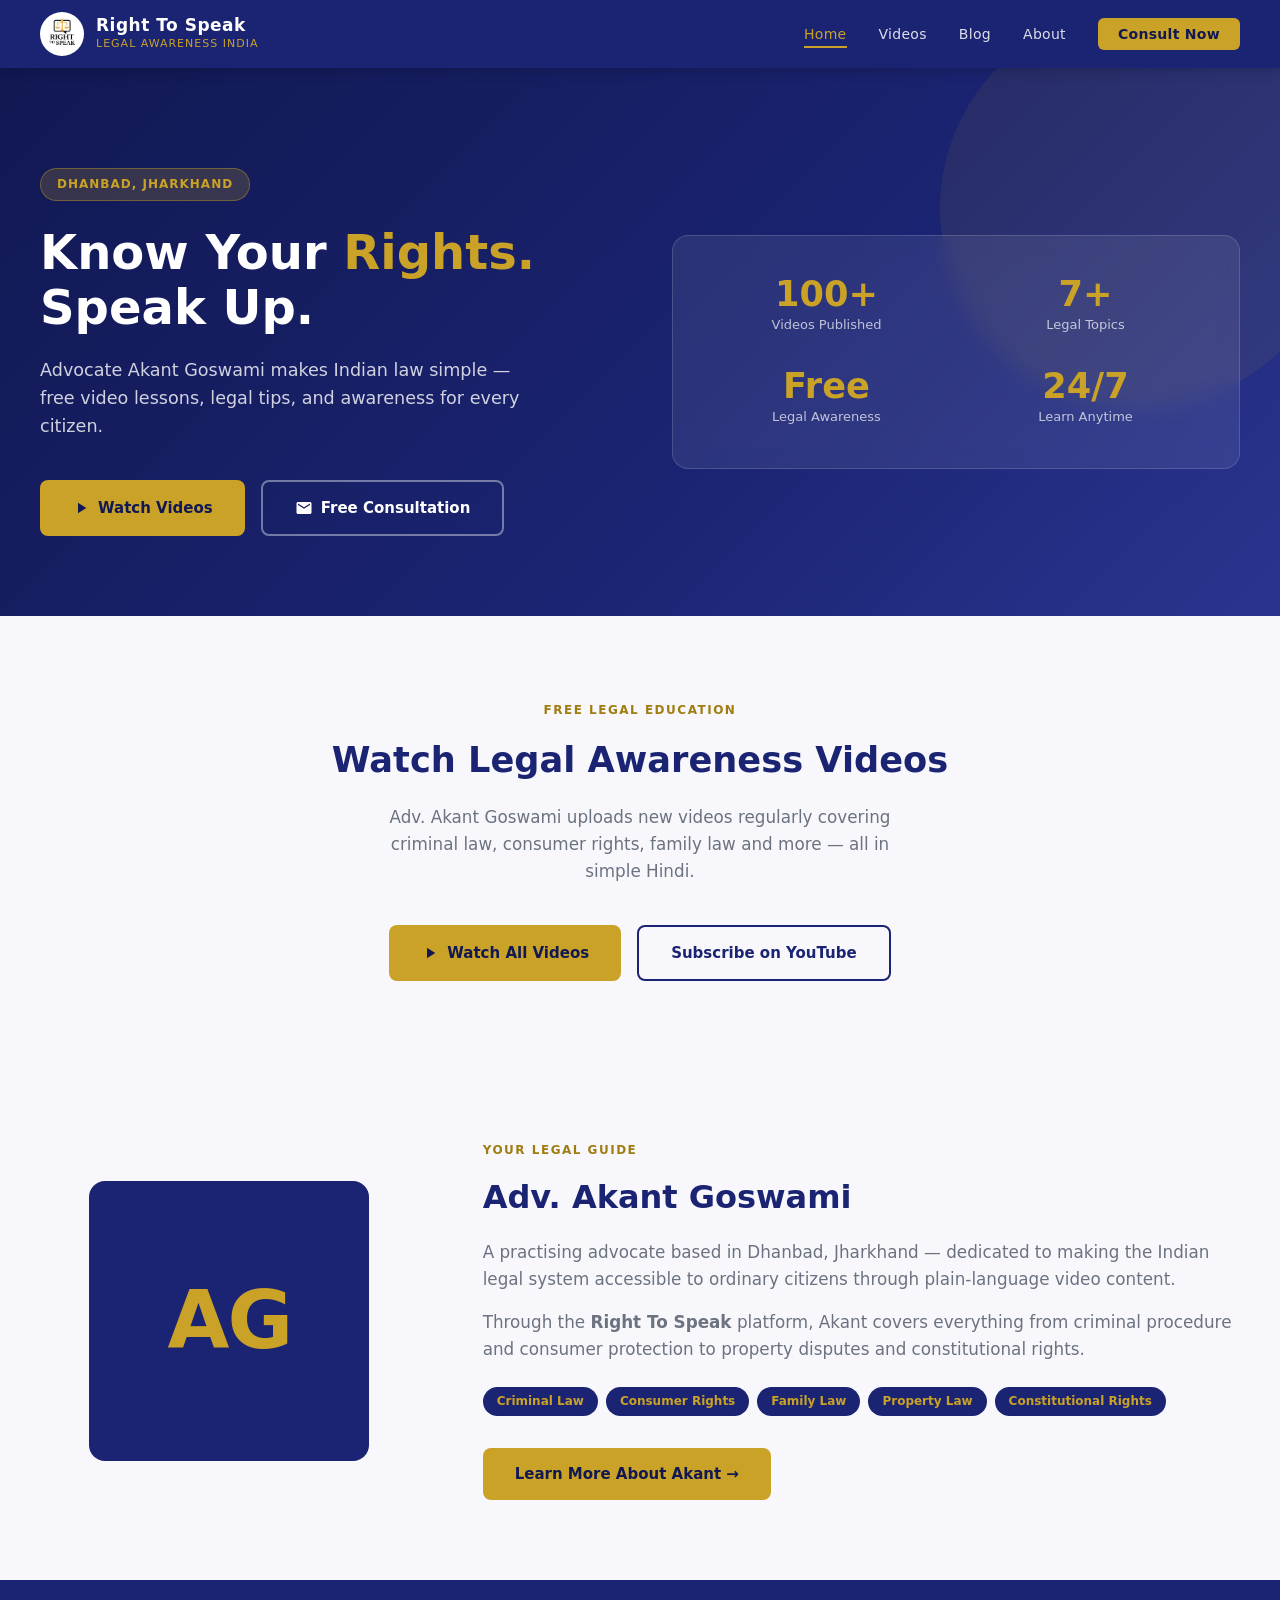
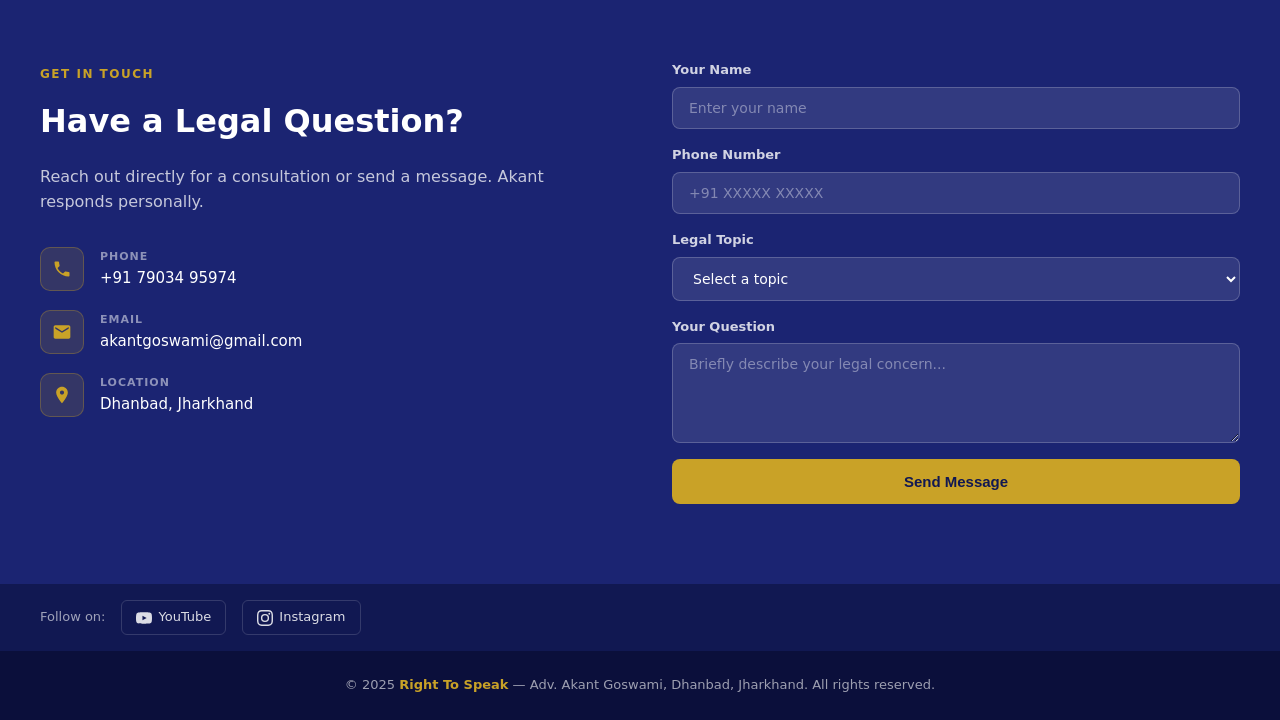
<file: index.html>
<!DOCTYPE html>
<html lang="en">
<head>
  <meta charset="UTF-8">
  <meta name="viewport" content="width=device-width, initial-scale=1.0">
  <title>Right To Speak — Adv. Akant Goswami | Legal Awareness India</title>
  <meta name="description" content="Legal awareness platform by Advocate Akant Goswami, Dhanbad. Know your rights. Watch free legal videos in Hindi.">
  <link rel="icon" href="assets/logo.png" type="image/png">
  <link rel="stylesheet" href="css/style.css">
</head>
<body>

  <!-- NAV -->
  <nav>
    <div class="nav-inner">
      <a href="index.html" class="nav-logo">
        <img src="assets/logo.png" alt="Right To Speak Logo" onerror="this.style.display='none'">
        <div class="nav-logo-text">
          <span class="brand">Right To Speak</span>
          <span class="tagline">Legal Awareness India</span>
        </div>
      </a>
      <ul class="nav-links">
        <li><a href="index.html" class="active">Home</a></li>
        <li><a href="videos.html">Videos</a></li>
        <li><a href="blog.html">Blog</a></li>
        <li><a href="about.html">About</a></li>
        <li><a href="contact.html" class="nav-cta">Consult Now</a></li>
      </ul>
      <div class="hamburger" aria-label="Menu">
        <span></span><span></span><span></span>
      </div>
    </div>
  </nav>

  <!-- HERO -->
  <section class="hero">
    <div class="hero-inner">
      <div class="hero-text">
        <div class="hero-badge">Dhanbad, Jharkhand</div>
        <h1>Know Your <span>Rights.</span><br>Speak Up.</h1>
        <p>Advocate Akant Goswami makes Indian law simple — free video lessons, legal tips, and awareness for every citizen.</p>
        <div class="hero-buttons">
          <a href="videos.html" class="btn-primary">
            <svg width="18" height="18" viewBox="0 0 24 24" fill="currentColor"><path d="M8 5v14l11-7z"/></svg>
            Watch Videos
          </a>
          <a href="contact.html" class="btn-outline">
            <svg width="18" height="18" viewBox="0 0 24 24" fill="currentColor"><path d="M20 4H4c-1.1 0-2 .9-2 2v12c0 1.1.9 2 2 2h16c1.1 0 2-.9 2-2V6c0-1.1-.9-2-2-2zm0 4l-8 5-8-5V6l8 5 8-5v2z"/></svg>
            Free Consultation
          </a>
        </div>
      </div>
      <div class="hero-stats">
        <div class="stat-item">
          <div class="stat-number">100+</div>
          <div class="stat-label">Videos Published</div>
        </div>
        <div class="stat-item">
          <div class="stat-number">7+</div>
          <div class="stat-label">Legal Topics</div>
        </div>
        <div class="stat-item">
          <div class="stat-number">Free</div>
          <div class="stat-label">Legal Awareness</div>
        </div>
        <div class="stat-item">
          <div class="stat-number">24/7</div>
          <div class="stat-label">Learn Anytime</div>
        </div>
      </div>
    </div>
  </section>

  <!-- VIDEOS TEASER -->
  <section style="background:var(--off-white);">
    <div class="section-inner" style="text-align:center;">
      <span class="section-eyebrow">Free Legal Education</span>
      <h2 style="color:var(--navy);font-size:2.2rem;font-weight:800;margin-bottom:1rem;">Watch Legal Awareness Videos</h2>
      <p style="color:var(--text-muted);max-width:520px;margin:0 auto 2.5rem;font-size:1.05rem;">Adv. Akant Goswami uploads new videos regularly covering criminal law, consumer rights, family law and more — all in simple Hindi.</p>
      <div style="display:flex;gap:1rem;justify-content:center;flex-wrap:wrap;">
        <a href="videos.html" class="btn-primary">
          <svg width="18" height="18" viewBox="0 0 24 24" fill="currentColor"><path d="M8 5v14l11-7z"/></svg>
          Watch All Videos
        </a>
        <a href="https://youtube.com/@righttospeak-m8m" target="_blank" class="btn-outline" style="border-color:var(--navy);color:var(--navy);">Subscribe on YouTube</a>
      </div>
    </div>
  </section>

  <!-- ABOUT STRIP -->
  <div class="about-strip">
    <div class="about-inner">
      <div>
        <div class="about-avatar">AG</div>
      </div>
      <div class="about-content">
        <div class="eyebrow">Your Legal Guide</div>
        <h2>Adv. Akant Goswami</h2>
        <p>A practising advocate based in Dhanbad, Jharkhand — dedicated to making the Indian legal system accessible to ordinary citizens through plain-language video content.</p>
        <p>Through the <strong>Right To Speak</strong> platform, Akant covers everything from criminal procedure and consumer protection to property disputes and constitutional rights.</p>
        <div class="about-tags">
          <span class="tag">Criminal Law</span>
          <span class="tag">Consumer Rights</span>
          <span class="tag">Family Law</span>
          <span class="tag">Property Law</span>
          <span class="tag">Constitutional Rights</span>
        </div>
        <a href="about.html" class="btn-primary">Learn More About Akant →</a>
      </div>
    </div>
  </div>

  <!-- CONTACT -->
  <section class="contact-section">
    <div class="contact-inner">
      <div class="contact-info">
        <span class="section-eyebrow">Get In Touch</span>
        <h2>Have a Legal Question?</h2>
        <p>Reach out directly for a consultation or send a message. Akant responds personally.</p>
        <div class="contact-items">
          <div class="contact-item">
            <div class="contact-icon">
              <svg viewBox="0 0 24 24"><path d="M6.6 10.8c1.4 2.8 3.8 5.1 6.6 6.6l2.2-2.2c.3-.3.7-.4 1-.2 1.1.4 2.3.6 3.6.6.6 0 1 .4 1 1V20c0 .6-.4 1-1 1-9.4 0-17-7.6-17-17 0-.6.4-1 1-1h3.5c.6 0 1 .4 1 1 0 1.3.2 2.5.6 3.6.1.3 0 .7-.2 1L6.6 10.8z"/></svg>
            </div>
            <div class="contact-item-text">
              <div class="label">Phone</div>
              <div class="value"><a href="tel:+917903495974" style="color:inherit;">+91 79034 95974</a></div>
            </div>
          </div>
          <div class="contact-item">
            <div class="contact-icon">
              <svg viewBox="0 0 24 24"><path d="M20 4H4c-1.1 0-2 .9-2 2v12c0 1.1.9 2 2 2h16c1.1 0 2-.9 2-2V6c0-1.1-.9-2-2-2zm0 4l-8 5-8-5V6l8 5 8-5v2z"/></svg>
            </div>
            <div class="contact-item-text">
              <div class="label">Email</div>
              <div class="value"><a href="mailto:akantgoswami@gmail.com" style="color:inherit;">akantgoswami@gmail.com</a></div>
            </div>
          </div>
          <div class="contact-item">
            <div class="contact-icon">
              <svg viewBox="0 0 24 24"><path d="M12 2C8.13 2 5 5.13 5 9c0 5.25 7 13 7 13s7-7.75 7-13c0-3.87-3.13-7-7-7zm0 9.5c-1.38 0-2.5-1.12-2.5-2.5s1.12-2.5 2.5-2.5 2.5 1.12 2.5 2.5-1.12 2.5-2.5 2.5z"/></svg>
            </div>
            <div class="contact-item-text">
              <div class="label">Location</div>
              <div class="value">Dhanbad, Jharkhand</div>
            </div>
          </div>
        </div>
      </div>
      <form class="contact-form" id="contact-form">
        <div class="form-group">
          <label for="name">Your Name</label>
          <input type="text" id="name" placeholder="Enter your name" required>
        </div>
        <div class="form-group">
          <label for="phone">Phone Number</label>
          <input type="tel" id="phone" placeholder="+91 XXXXX XXXXX">
        </div>
        <div class="form-group">
          <label for="subject">Legal Topic</label>
          <select id="subject">
            <option value="">Select a topic</option>
            <option>Criminal Law</option>
            <option>Consumer Rights</option>
            <option>Family Law</option>
            <option>Property Dispute</option>
            <option>Constitutional Rights</option>
            <option>Other</option>
          </select>
        </div>
        <div class="form-group">
          <label for="message">Your Question</label>
          <textarea id="message" placeholder="Briefly describe your legal concern..." required></textarea>
        </div>
        <button type="submit" class="btn-submit">Send Message</button>
      </form>
    </div>
  </section>

  <!-- SOCIAL BAR -->
  <div class="social-bar">
    <div class="social-inner">
      <span>Follow on:</span>
      <a href="https://youtube.com/@righttospeak-m8m" target="_blank" class="social-link">
        <svg viewBox="0 0 24 24"><path d="M23.5 6.2a3 3 0 0 0-2.1-2.1C19.5 3.5 12 3.5 12 3.5s-7.5 0-9.4.6A3 3 0 0 0 .5 6.2C0 8.1 0 12 0 12s0 3.9.5 5.8a3 3 0 0 0 2.1 2.1c1.9.6 9.4.6 9.4.6s7.5 0 9.4-.6a3 3 0 0 0 2.1-2.1C24 15.9 24 12 24 12s0-3.9-.5-5.8zM9.7 15.5V8.5l6.3 3.5-6.3 3.5z"/></svg>
        YouTube
      </a>
      <a href="https://www.instagram.com/right_to_speak_india" target="_blank" class="social-link">
        <svg viewBox="0 0 24 24"><path d="M12 2.163c3.204 0 3.584.012 4.85.07 3.252.148 4.771 1.691 4.919 4.919.058 1.265.069 1.645.069 4.849 0 3.205-.012 3.584-.069 4.849-.149 3.225-1.664 4.771-4.919 4.919-1.266.058-1.644.07-4.85.07-3.204 0-3.584-.012-4.849-.07-3.26-.149-4.771-1.699-4.919-4.92-.058-1.265-.07-1.644-.07-4.849 0-3.204.013-3.583.07-4.849.149-3.227 1.664-4.771 4.919-4.919 1.266-.057 1.645-.069 4.849-.069zM12 0C8.741 0 8.333.014 7.053.072 2.695.272.273 2.69.073 7.052.014 8.333 0 8.741 0 12c0 3.259.014 3.668.072 4.948.2 4.358 2.618 6.78 6.98 6.98C8.333 23.986 8.741 24 12 24c3.259 0 3.668-.014 4.948-.072 4.354-.2 6.782-2.618 6.979-6.98.059-1.28.073-1.689.073-4.948 0-3.259-.014-3.667-.072-4.947-.196-4.354-2.617-6.78-6.979-6.98C15.668.014 15.259 0 12 0zm0 5.838a6.162 6.162 0 1 0 0 12.324 6.162 6.162 0 0 0 0-12.324zM12 16a4 4 0 1 1 0-8 4 4 0 0 1 0 8zm6.406-11.845a1.44 1.44 0 1 0 0 2.881 1.44 1.44 0 0 0 0-2.881z"/></svg>
        Instagram
      </a>
    </div>
  </div>

  <!-- FOOTER -->
  <footer>
    <p>&copy; 2025 <strong>Right To Speak</strong> — Adv. Akant Goswami, Dhanbad, Jharkhand. All rights reserved.</p>
  </footer>

  <script src="https://identity.netlify.com/v1/netlify-identity-widget.js"></script>
  <script>
    if (window.netlifyIdentity) {
      window.netlifyIdentity.on('init', function(user) {
        if (!user) {
          window.netlifyIdentity.on('login', function() {
            document.location.href = '/admin/';
          });
        }
      });
    }
  </script>
</body>
</html>
</file>
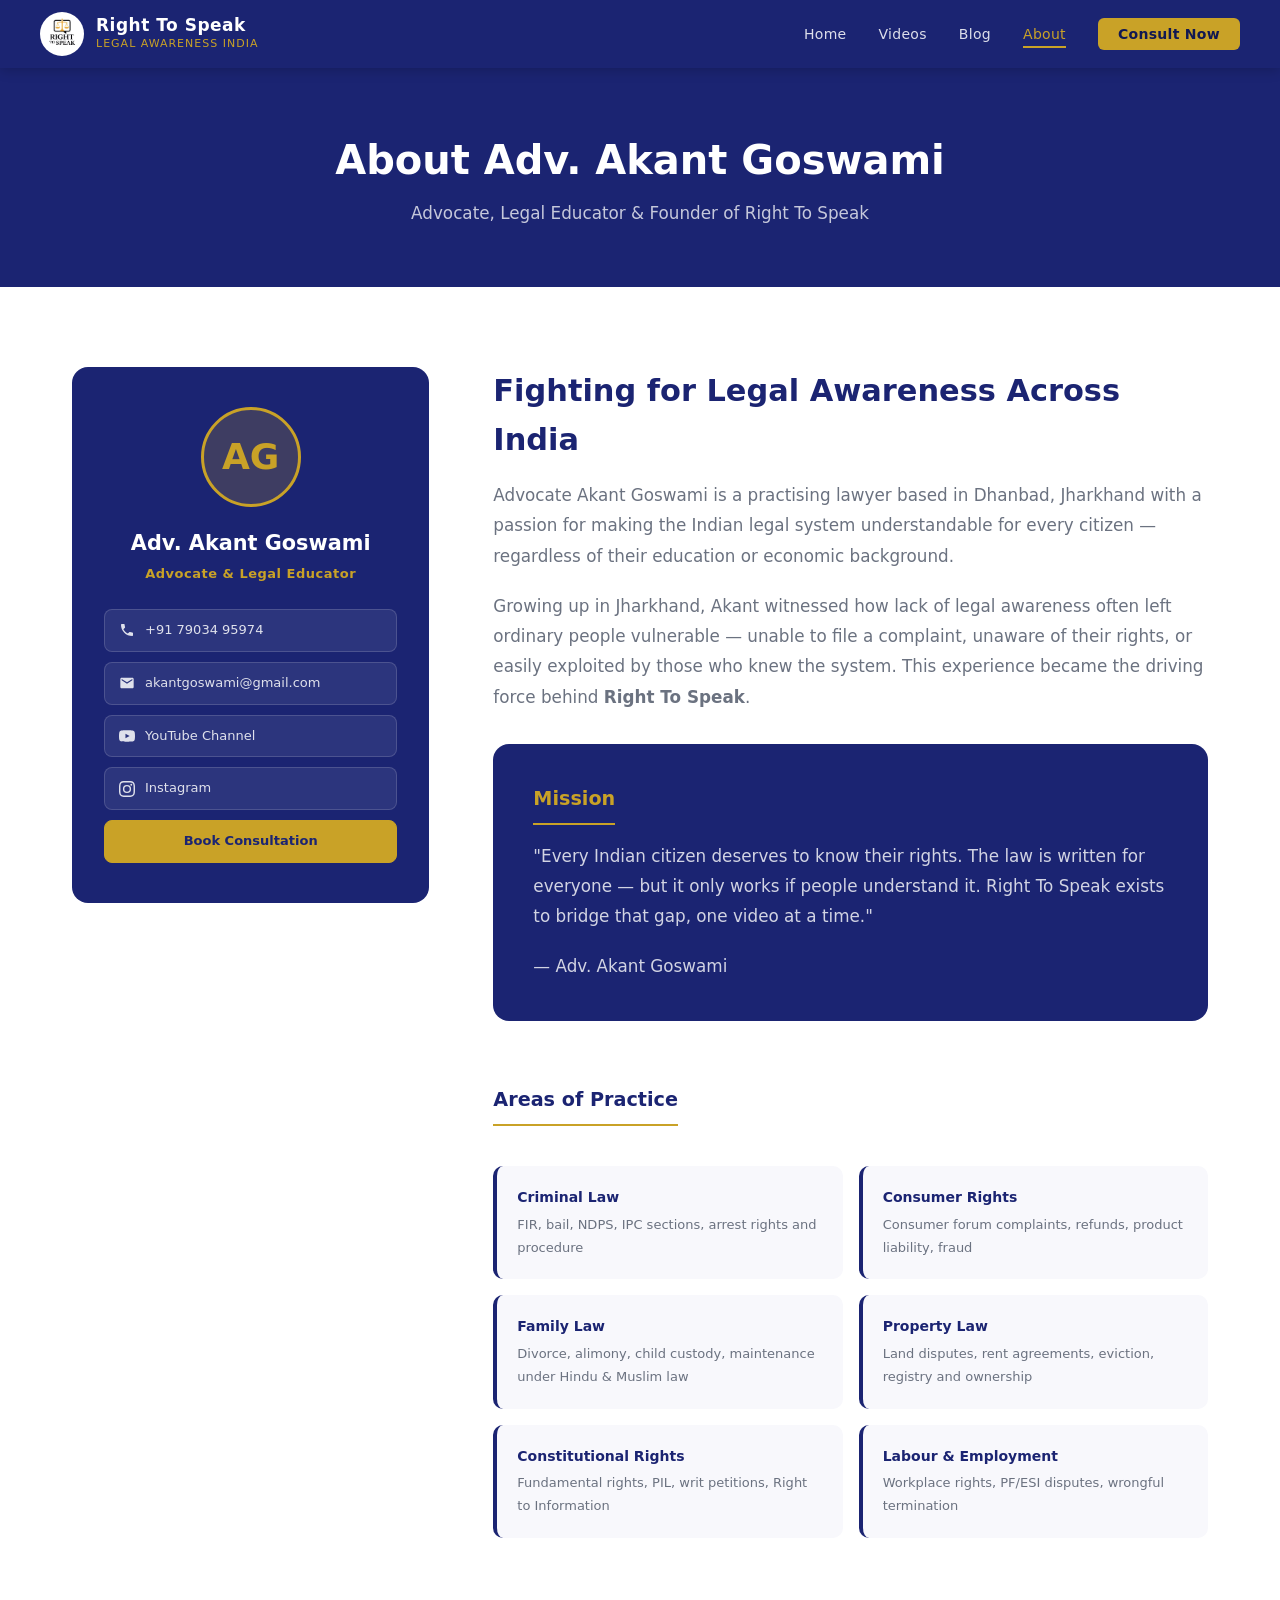
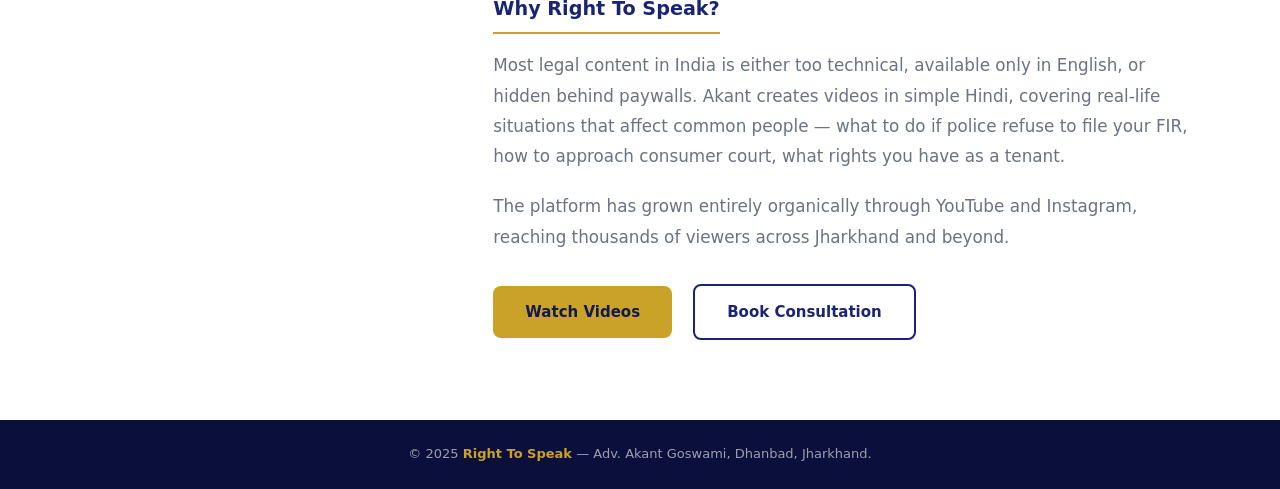
<file: about.html>
<!DOCTYPE html>
<html lang="en">
<head>
  <meta charset="UTF-8">
  <meta name="viewport" content="width=device-width, initial-scale=1.0">
  <title>About — Adv. Akant Goswami | Right To Speak</title>
  <link rel="icon" href="assets/logo.png" type="image/png">
  <link rel="stylesheet" href="css/style.css">
  <style>
    .about-page { max-width: 1200px; margin: 0 auto; padding: 80px 2rem; display: grid; grid-template-columns: 1fr 2fr; gap: 4rem; align-items: start; }
    .about-sidebar { position: sticky; top: 90px; }
    .profile-card { background: var(--navy); border-radius: 16px; padding: 2.5rem 2rem; text-align: center; color: var(--white); }
    .profile-initials { width: 100px; height: 100px; background: rgba(201,162,39,0.2); border: 3px solid var(--gold); border-radius: 50%; display: flex; align-items: center; justify-content: center; font-size: 36px; font-weight: 800; color: var(--gold); margin: 0 auto 1.25rem; }
    .profile-card h2 { font-size: 1.3rem; font-weight: 700; margin-bottom: 4px; }
    .profile-card .role { color: var(--gold); font-size: 13px; font-weight: 600; letter-spacing: 0.5px; margin-bottom: 1.5rem; }
    .profile-links { display: flex; flex-direction: column; gap: 10px; }
    .profile-link { display: flex; align-items: center; gap: 10px; background: rgba(255,255,255,0.08); border: 1px solid rgba(255,255,255,0.15); border-radius: 8px; padding: 10px 14px; color: rgba(255,255,255,0.85); font-size: 13px; transition: border-color 0.2s; }
    .profile-link:hover { border-color: var(--gold); color: var(--gold); }
    .profile-link svg { width: 16px; height: 16px; fill: currentColor; flex-shrink: 0; }

    .about-body h2 { font-size: 1.9rem; font-weight: 800; color: var(--navy); margin-bottom: 1rem; }
    .about-body p { color: var(--text-muted); font-size: 1.05rem; margin-bottom: 1.25rem; line-height: 1.8; }
    .about-body h3 { font-size: 1.2rem; font-weight: 700; color: var(--navy); margin: 2rem 0 1rem; padding-bottom: 8px; border-bottom: 2px solid var(--gold); display: inline-block; }

    .practice-grid { display: grid; grid-template-columns: 1fr 1fr; gap: 1rem; margin: 1.5rem 0; }
    .practice-item { background: var(--off-white); border-radius: 10px; padding: 1.25rem; border-left: 4px solid var(--navy); }
    .practice-item h4 { font-size: 14px; font-weight: 700; color: var(--navy); margin-bottom: 4px; }
    .practice-item p { font-size: 13px; color: var(--text-muted); margin: 0; }

    .mission-box { background: var(--navy); color: var(--white); border-radius: 16px; padding: 2.5rem; margin: 2rem 0; }
    .mission-box h3 { color: var(--gold); border-bottom-color: var(--gold); margin-top: 0; }
    .mission-box p { color: rgba(255,255,255,0.8); }

    @media (max-width: 768px) {
      .about-page { grid-template-columns: 1fr; }
      .about-sidebar { position: static; }
      .practice-grid { grid-template-columns: 1fr; }
    }
  </style>
</head>
<body>

  <nav>
    <div class="nav-inner">
      <a href="index.html" class="nav-logo">
        <img src="assets/logo.png" alt="Right To Speak Logo" onerror="this.style.display='none'">
        <div class="nav-logo-text">
          <span class="brand">Right To Speak</span>
          <span class="tagline">Legal Awareness India</span>
        </div>
      </a>
      <ul class="nav-links">
        <li><a href="index.html">Home</a></li>
        <li><a href="videos.html">Videos</a></li>
        <li><a href="blog.html">Blog</a></li>
        <li><a href="about.html" class="active">About</a></li>
        <li><a href="contact.html" class="nav-cta">Consult Now</a></li>
      </ul>
      <div class="hamburger"><span></span><span></span><span></span></div>
    </div>
  </nav>

  <div class="page-hero">
    <h1>About Adv. Akant Goswami</h1>
    <p>Advocate, Legal Educator &amp; Founder of Right To Speak</p>
  </div>

  <div class="about-page">
    <aside class="about-sidebar">
      <div class="profile-card">
        <div class="profile-initials">AG</div>
        <h2>Adv. Akant Goswami</h2>
        <div class="role">Advocate &amp; Legal Educator</div>
        <div class="profile-links">
          <a href="tel:+917903495974" class="profile-link">
            <svg viewBox="0 0 24 24"><path d="M6.6 10.8c1.4 2.8 3.8 5.1 6.6 6.6l2.2-2.2c.3-.3.7-.4 1-.2 1.1.4 2.3.6 3.6.6.6 0 1 .4 1 1V20c0 .6-.4 1-1 1-9.4 0-17-7.6-17-17 0-.6.4-1 1-1h3.5c.6 0 1 .4 1 1 0 1.3.2 2.5.6 3.6.1.3 0 .7-.2 1L6.6 10.8z"/></svg>
            +91 79034 95974
          </a>
          <a href="mailto:akantgoswami@gmail.com" class="profile-link">
            <svg viewBox="0 0 24 24"><path d="M20 4H4c-1.1 0-2 .9-2 2v12c0 1.1.9 2 2 2h16c1.1 0 2-.9 2-2V6c0-1.1-.9-2-2-2zm0 4l-8 5-8-5V6l8 5 8-5v2z"/></svg>
            akantgoswami@gmail.com
          </a>
          <a href="https://youtube.com/@righttospeak-m8m" target="_blank" class="profile-link">
            <svg viewBox="0 0 24 24"><path d="M23.5 6.2a3 3 0 0 0-2.1-2.1C19.5 3.5 12 3.5 12 3.5s-7.5 0-9.4.6A3 3 0 0 0 .5 6.2C0 8.1 0 12 0 12s0 3.9.5 5.8a3 3 0 0 0 2.1 2.1c1.9.6 9.4.6 9.4.6s7.5 0 9.4-.6a3 3 0 0 0 2.1-2.1C24 15.9 24 12 24 12s0-3.9-.5-5.8zM9.7 15.5V8.5l6.3 3.5-6.3 3.5z"/></svg>
            YouTube Channel
          </a>
          <a href="https://www.instagram.com/right_to_speak_india" target="_blank" class="profile-link">
            <svg viewBox="0 0 24 24"><path d="M12 2.163c3.204 0 3.584.012 4.85.07 3.252.148 4.771 1.691 4.919 4.919.058 1.265.069 1.645.069 4.849 0 3.205-.012 3.584-.069 4.849-.149 3.225-1.664 4.771-4.919 4.919-1.266.058-1.644.07-4.85.07-3.204 0-3.584-.012-4.849-.07-3.26-.149-4.771-1.699-4.919-4.92-.058-1.265-.07-1.644-.07-4.849 0-3.204.013-3.583.07-4.849.149-3.227 1.664-4.771 4.919-4.919 1.266-.057 1.645-.069 4.849-.069zM12 0C8.741 0 8.333.014 7.053.072 2.695.272.273 2.69.073 7.052.014 8.333 0 8.741 0 12c0 3.259.014 3.668.072 4.948.2 4.358 2.618 6.78 6.98 6.98C8.333 23.986 8.741 24 12 24c3.259 0 3.668-.014 4.948-.072 4.354-.2 6.782-2.618 6.979-6.98.059-1.28.073-1.689.073-4.948 0-3.259-.014-3.667-.072-4.947-.196-4.354-2.617-6.78-6.979-6.98C15.668.014 15.259 0 12 0zm0 5.838a6.162 6.162 0 1 0 0 12.324 6.162 6.162 0 0 0 0-12.324zM12 16a4 4 0 1 1 0-8 4 4 0 0 1 0 8zm6.406-11.845a1.44 1.44 0 1 0 0 2.881 1.44 1.44 0 0 0 0-2.881z"/></svg>
            Instagram
          </a>
          <a href="contact.html" class="profile-link" style="background:var(--gold);color:var(--navy);border-color:var(--gold);font-weight:700;justify-content:center;">
            Book Consultation
          </a>
        </div>
      </div>
    </aside>

    <div class="about-body">
      <h2>Fighting for Legal Awareness Across India</h2>
      <p>Advocate Akant Goswami is a practising lawyer based in Dhanbad, Jharkhand with a passion for making the Indian legal system understandable for every citizen — regardless of their education or economic background.</p>
      <p>Growing up in Jharkhand, Akant witnessed how lack of legal awareness often left ordinary people vulnerable — unable to file a complaint, unaware of their rights, or easily exploited by those who knew the system. This experience became the driving force behind <strong>Right To Speak</strong>.</p>

      <div class="mission-box">
        <h3>Mission</h3>
        <p>"Every Indian citizen deserves to know their rights. The law is written for everyone — but it only works if people understand it. Right To Speak exists to bridge that gap, one video at a time."</p>
        <p style="margin:0;">— Adv. Akant Goswami</p>
      </div>

      <h3>Areas of Practice</h3>
      <div class="practice-grid">
        <div class="practice-item">
          <h4>Criminal Law</h4>
          <p>FIR, bail, NDPS, IPC sections, arrest rights and procedure</p>
        </div>
        <div class="practice-item">
          <h4>Consumer Rights</h4>
          <p>Consumer forum complaints, refunds, product liability, fraud</p>
        </div>
        <div class="practice-item">
          <h4>Family Law</h4>
          <p>Divorce, alimony, child custody, maintenance under Hindu &amp; Muslim law</p>
        </div>
        <div class="practice-item">
          <h4>Property Law</h4>
          <p>Land disputes, rent agreements, eviction, registry and ownership</p>
        </div>
        <div class="practice-item">
          <h4>Constitutional Rights</h4>
          <p>Fundamental rights, PIL, writ petitions, Right to Information</p>
        </div>
        <div class="practice-item">
          <h4>Labour &amp; Employment</h4>
          <p>Workplace rights, PF/ESI disputes, wrongful termination</p>
        </div>
      </div>

      <h3>Why Right To Speak?</h3>
      <p>Most legal content in India is either too technical, available only in English, or hidden behind paywalls. Akant creates videos in simple Hindi, covering real-life situations that affect common people — what to do if police refuse to file your FIR, how to approach consumer court, what rights you have as a tenant.</p>
      <p>The platform has grown entirely organically through YouTube and Instagram, reaching thousands of viewers across Jharkhand and beyond.</p>

      <div style="margin-top:2rem;">
        <a href="videos.html" class="btn-primary" style="margin-right:1rem;">Watch Videos</a>
        <a href="contact.html" class="btn-outline" style="border-color:var(--navy);color:var(--navy);padding:14px 32px;border-radius:8px;font-weight:600;font-size:15px;display:inline-flex;align-items:center;gap:8px;">Book Consultation</a>
      </div>
    </div>
  </div>

  <footer>
    <p>&copy; 2025 <strong>Right To Speak</strong> — Adv. Akant Goswami, Dhanbad, Jharkhand.</p>
  </footer>

  <script src="js/main.js"></script>
</body>
</html>
</file>
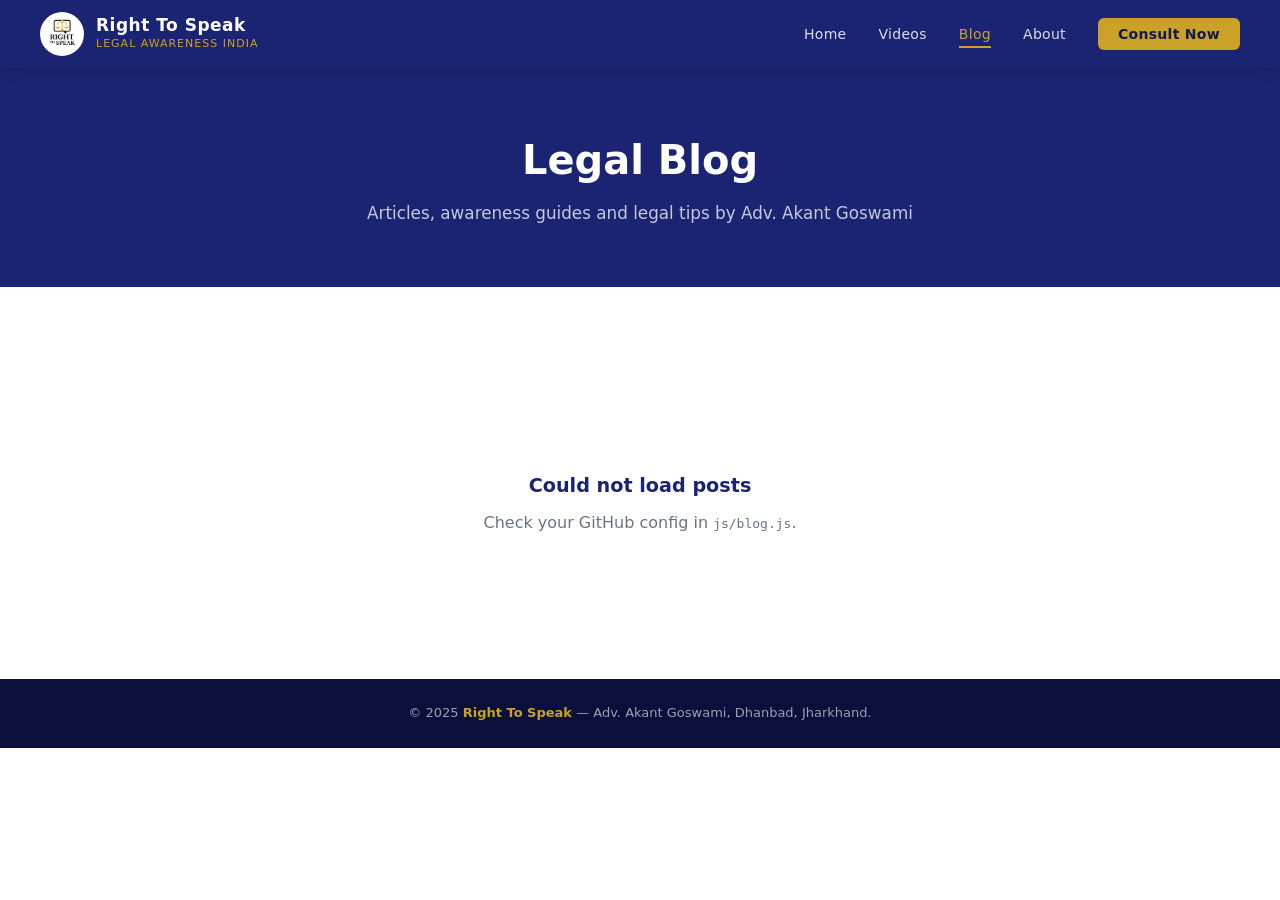
<file: blog-post.html>
<!DOCTYPE html>
<html lang="en">
<head>
  <meta charset="UTF-8">
  <meta name="viewport" content="width=device-width, initial-scale=1.0">
  <title>Blog — Right To Speak</title>
  <link rel="icon" href="assets/logo.png" type="image/png">
  <link rel="stylesheet" href="css/style.css">
  <style>
    .post-layout {
      max-width: 1200px;
      margin: 0 auto;
      padding: 60px 2rem;
      display: grid;
      grid-template-columns: 1fr 320px;
      gap: 3rem;
      align-items: start;
    }

    .post-article { min-width: 0; }

    .post-header { margin-bottom: 2rem; }

    .post-cat {
      display: inline-block;
      background: var(--navy);
      color: var(--gold);
      font-size: 11px;
      font-weight: 700;
      padding: 4px 12px;
      border-radius: 12px;
      letter-spacing: 0.5px;
      margin-bottom: 1rem;
    }

    .post-article h1 {
      font-size: 2.2rem;
      font-weight: 800;
      color: var(--navy);
      line-height: 1.25;
      margin-bottom: 1rem;
    }

    .post-byline {
      display: flex;
      align-items: center;
      gap: 12px;
      padding: 1rem 0;
      border-top: 1px solid var(--border);
      border-bottom: 1px solid var(--border);
      margin-bottom: 2rem;
    }

    .byline-avatar {
      width: 40px; height: 40px;
      border-radius: 50%;
      background: var(--navy);
      display: flex;
      align-items: center;
      justify-content: center;
      color: var(--gold);
      font-weight: 700;
      font-size: 14px;
      flex-shrink: 0;
    }

    .byline-text .name { font-size: 14px; font-weight: 600; color: var(--text-dark); }
    .byline-text .meta { font-size: 12px; color: var(--text-muted); }

    .post-cover {
      width: 100%;
      border-radius: 12px;
      margin-bottom: 2rem;
      object-fit: cover;
      max-height: 420px;
    }

    .post-body {
      font-size: 16.5px;
      line-height: 1.85;
      color: #2d2d3a;
    }

    .post-body h2 {
      font-size: 1.5rem;
      font-weight: 800;
      color: var(--navy);
      margin: 2.5rem 0 1rem;
      padding-bottom: 8px;
      border-bottom: 2px solid var(--gold);
      display: inline-block;
    }

    .post-body h3 {
      font-size: 1.15rem;
      font-weight: 700;
      color: var(--navy);
      margin: 2rem 0 0.75rem;
    }

    .post-body p { margin-bottom: 1.25rem; }

    .post-body ul, .post-body ol {
      padding-left: 1.5rem;
      margin-bottom: 1.25rem;
    }

    .post-body li { margin-bottom: 0.4rem; }

    .post-body strong { color: var(--text-dark); font-weight: 700; }

    .post-body blockquote {
      border-left: 4px solid var(--gold);
      padding: 0.75rem 1.25rem;
      background: var(--off-white);
      border-radius: 0 8px 8px 0;
      margin: 1.5rem 0;
      font-style: italic;
      color: var(--text-muted);
    }

    .post-body a { color: var(--navy); text-decoration: underline; }

    .post-sidebar { position: sticky; top: 90px; }

    .sidebar-card {
      background: var(--off-white);
      border: 1px solid var(--border);
      border-radius: 14px;
      padding: 1.5rem;
      margin-bottom: 1.5rem;
    }

    .sidebar-card h4 {
      font-size: 13px;
      font-weight: 700;
      color: var(--text-muted);
      text-transform: uppercase;
      letter-spacing: 1px;
      margin-bottom: 1rem;
    }

    .author-mini {
      display: flex;
      align-items: center;
      gap: 12px;
      margin-bottom: 1rem;
    }

    .author-mini-avatar {
      width: 48px; height: 48px;
      border-radius: 50%;
      background: var(--navy);
      display: flex;
      align-items: center;
      justify-content: center;
      color: var(--gold);
      font-weight: 700;
      font-size: 16px;
      flex-shrink: 0;
    }

    .author-mini-name { font-size: 14px; font-weight: 700; color: var(--text-dark); }
    .author-mini-role { font-size: 12px; color: var(--text-muted); }

    .sidebar-card p { font-size: 13px; color: var(--text-muted); line-height: 1.6; margin-bottom: 1rem; }

    .sidebar-consult {
      background: var(--navy);
      color: var(--white);
      border-radius: 14px;
      padding: 1.5rem;
      text-align: center;
    }

    .sidebar-consult h4 { color: var(--gold); font-size: 14px; letter-spacing: 0; text-transform: none; font-size: 16px; margin-bottom: 0.5rem; }
    .sidebar-consult p { color: rgba(255,255,255,0.75); font-size: 13px; margin-bottom: 1.25rem; }
    .sidebar-consult a {
      display: block;
      background: var(--gold);
      color: var(--navy-dark);
      padding: 11px;
      border-radius: 8px;
      font-weight: 700;
      font-size: 14px;
      margin-bottom: 8px;
      transition: background 0.2s;
    }
    .sidebar-consult a:hover { background: var(--gold-light); }
    .sidebar-consult .whatsapp {
      background: #25D366;
      color: #fff;
    }
    .sidebar-consult .whatsapp:hover { background: #20b859; }

    .back-link {
      display: inline-flex;
      align-items: center;
      gap: 6px;
      color: var(--text-muted);
      font-size: 14px;
      margin-bottom: 1.5rem;
      transition: color 0.2s;
    }
    .back-link:hover { color: var(--navy); }

    @media (max-width: 768px) {
      .post-layout { grid-template-columns: 1fr; padding: 40px 1.5rem; }
      .post-sidebar { position: static; }
      .post-article h1 { font-size: 1.6rem; }
    }
  </style>
</head>
<body>

  <nav>
    <div class="nav-inner">
      <a href="index.html" class="nav-logo">
        <img src="assets/logo.png" alt="Right To Speak Logo" onerror="this.style.display='none'">
        <div class="nav-logo-text">
          <span class="brand">Right To Speak</span>
          <span class="tagline">Legal Awareness India</span>
        </div>
      </a>
      <ul class="nav-links">
        <li><a href="index.html">Home</a></li>
        <li><a href="videos.html">Videos</a></li>
        <li><a href="blog.html" class="active">Blog</a></li>
        <li><a href="about.html">About</a></li>
        <li><a href="contact.html" class="nav-cta">Consult Now</a></li>
      </ul>
      <div class="hamburger"><span></span><span></span><span></span></div>
    </div>
  </nav>

  <div class="post-layout">
    <article class="post-article" id="post-article">
      <a href="blog.html" class="back-link">← Back to Blog</a>
      <div class="video-loading"><div class="spinner"></div><p>Loading article...</p></div>
    </article>
    <aside class="post-sidebar">
      <div class="sidebar-card">
        <h4>About the Author</h4>
        <div class="author-mini">
          <div class="author-mini-avatar">AG</div>
          <div>
            <div class="author-mini-name">Adv. Akant Goswami</div>
            <div class="author-mini-role">Advocate, Dhanbad</div>
          </div>
        </div>
        <p>Practising lawyer and legal educator. Founder of Right To Speak — making Indian law accessible to all.</p>
        <a href="about.html" style="color:var(--navy);font-size:13px;font-weight:600;">Read full bio →</a>
      </div>
      <div class="sidebar-consult">
        <h4>Need Legal Help?</h4>
        <p>Consult Adv. Akant Goswami directly for your case.</p>
        <a href="contact.html">Book Consultation</a>
        <a href="https://wa.me/917903495974" target="_blank" class="whatsapp">WhatsApp Now</a>
      </div>
    </aside>
  </div>

  <footer>
    <p>&copy; 2025 <strong>Right To Speak</strong> — Adv. Akant Goswami, Dhanbad, Jharkhand.</p>
  </footer>

  <script src="js/main.js"></script>
  <script src="js/blog.js"></script>
</body>
</html>
</file>
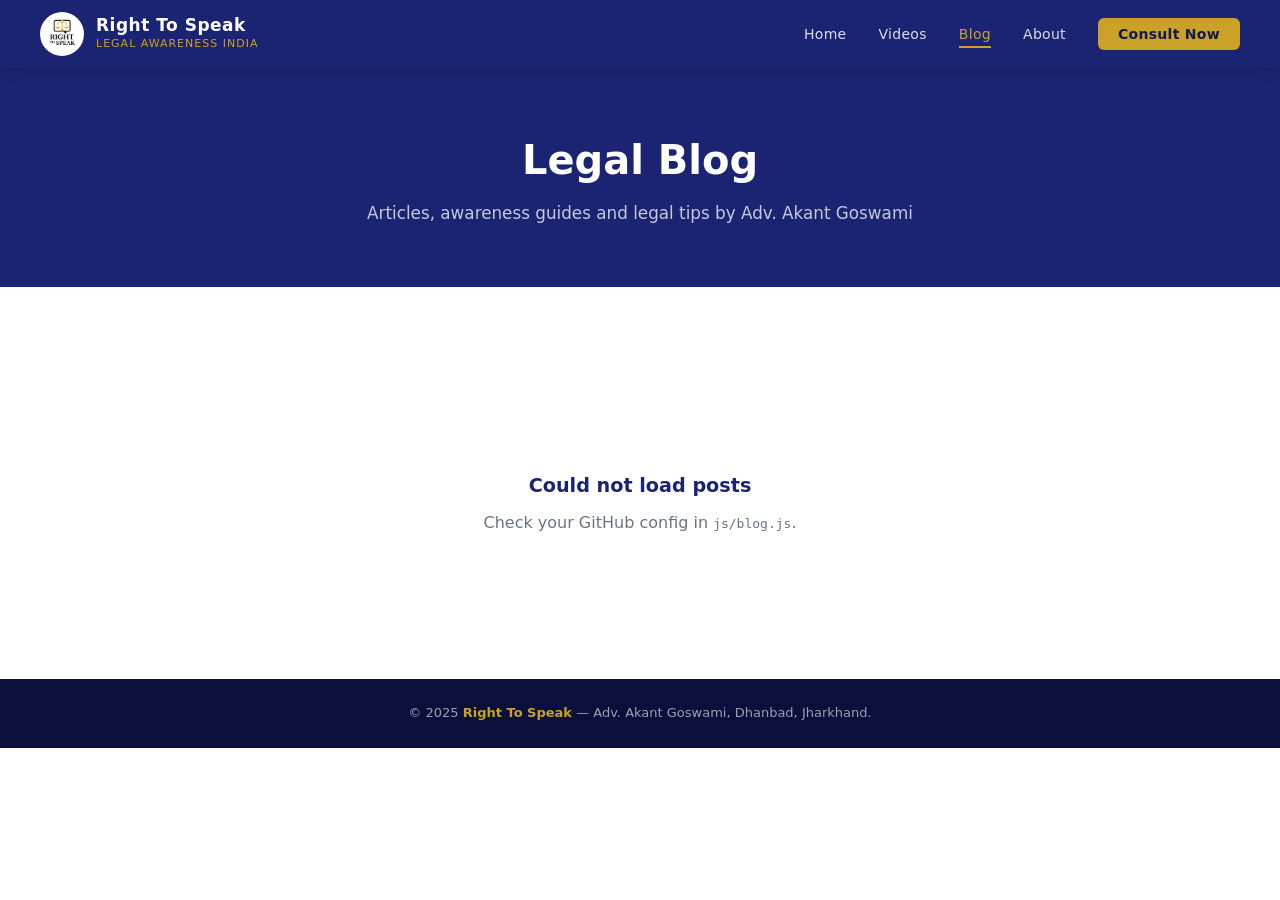
<file: blog.html>
<!DOCTYPE html>
<html lang="en">
<head>
  <meta charset="UTF-8">
  <meta name="viewport" content="width=device-width, initial-scale=1.0">
  <title>Blog — Right To Speak | Adv. Akant Goswami</title>
  <meta name="description" content="Legal articles and awareness posts by Advocate Akant Goswami, Dhanbad.">
  <link rel="icon" href="assets/logo.png" type="image/png">
  <link rel="stylesheet" href="css/style.css">
  <style>
    .blog-grid {
      display: grid;
      grid-template-columns: repeat(auto-fill, minmax(320px, 1fr));
      gap: 1.75rem;
    }

    .blog-card {
      background: var(--white);
      border: 1px solid var(--border);
      border-radius: 14px;
      overflow: hidden;
      transition: box-shadow 0.2s, transform 0.2s;
      cursor: pointer;
      display: flex;
      flex-direction: column;
    }

    .blog-card:hover {
      box-shadow: var(--shadow);
      transform: translateY(-3px);
    }

    .blog-card-img {
      width: 100%;
      height: 200px;
      object-fit: cover;
      background: var(--navy);
      display: flex;
      align-items: center;
      justify-content: center;
    }

    .blog-card-img-placeholder {
      width: 100%;
      height: 200px;
      background: linear-gradient(135deg, var(--navy) 0%, var(--navy-light) 100%);
      display: flex;
      align-items: center;
      justify-content: center;
    }

    .blog-card-img-placeholder span {
      color: rgba(255,255,255,0.15);
      font-size: 64px;
      font-weight: 800;
      letter-spacing: -2px;
    }

    .blog-card-body {
      padding: 1.25rem 1.4rem 1.5rem;
      flex: 1;
      display: flex;
      flex-direction: column;
    }

    .blog-meta {
      display: flex;
      align-items: center;
      gap: 10px;
      margin-bottom: 0.75rem;
    }

    .blog-cat {
      background: var(--navy);
      color: var(--gold);
      font-size: 11px;
      font-weight: 700;
      padding: 3px 10px;
      border-radius: 12px;
      letter-spacing: 0.3px;
    }

    .blog-date {
      font-size: 12px;
      color: var(--text-muted);
    }

    .blog-card h3 {
      font-size: 16px;
      font-weight: 700;
      color: var(--text-dark);
      line-height: 1.45;
      margin-bottom: 0.6rem;
    }

    .blog-card p {
      font-size: 13.5px;
      color: var(--text-muted);
      line-height: 1.6;
      flex: 1;
    }

    .blog-read-more {
      display: inline-flex;
      align-items: center;
      gap: 5px;
      color: var(--navy);
      font-size: 13px;
      font-weight: 700;
      margin-top: 1rem;
      transition: gap 0.2s;
    }

    .blog-card:hover .blog-read-more { gap: 10px; }

    .blog-empty {
      grid-column: 1/-1;
      text-align: center;
      padding: 4rem 2rem;
      color: var(--text-muted);
    }

    .blog-empty h3 { color: var(--navy); margin-bottom: 0.5rem; font-size: 1.2rem; }

    .filter-bar {
      display: flex;
      gap: 10px;
      flex-wrap: wrap;
      justify-content: center;
      margin-bottom: 2.5rem;
    }
  </style>
</head>
<body>

  <nav>
    <div class="nav-inner">
      <a href="index.html" class="nav-logo">
        <img src="assets/logo.png" alt="Right To Speak Logo" onerror="this.style.display='none'">
        <div class="nav-logo-text">
          <span class="brand">Right To Speak</span>
          <span class="tagline">Legal Awareness India</span>
        </div>
      </a>
      <ul class="nav-links">
        <li><a href="index.html">Home</a></li>
        <li><a href="videos.html">Videos</a></li>
        <li><a href="blog.html" class="active">Blog</a></li>
        <li><a href="about.html">About</a></li>
        <li><a href="contact.html" class="nav-cta">Consult Now</a></li>
      </ul>
      <div class="hamburger"><span></span><span></span><span></span></div>
    </div>
  </nav>

  <div class="page-hero">
    <h1>Legal Blog</h1>
    <p>Articles, awareness guides and legal tips by Adv. Akant Goswami</p>
  </div>

  <section>
    <div class="section-inner">
      <div class="filter-bar" id="filter-bar"></div>
      <div class="blog-grid" id="blog-grid">
        <div class="video-loading"><div class="spinner"></div><p>Loading posts...</p></div>
      </div>
    </div>
  </section>

  <footer>
    <p>&copy; 2025 <strong>Right To Speak</strong> — Adv. Akant Goswami, Dhanbad, Jharkhand.</p>
  </footer>

  <script src="js/main.js"></script>
  <script src="js/blog.js"></script>
</body>
</html>
</file>
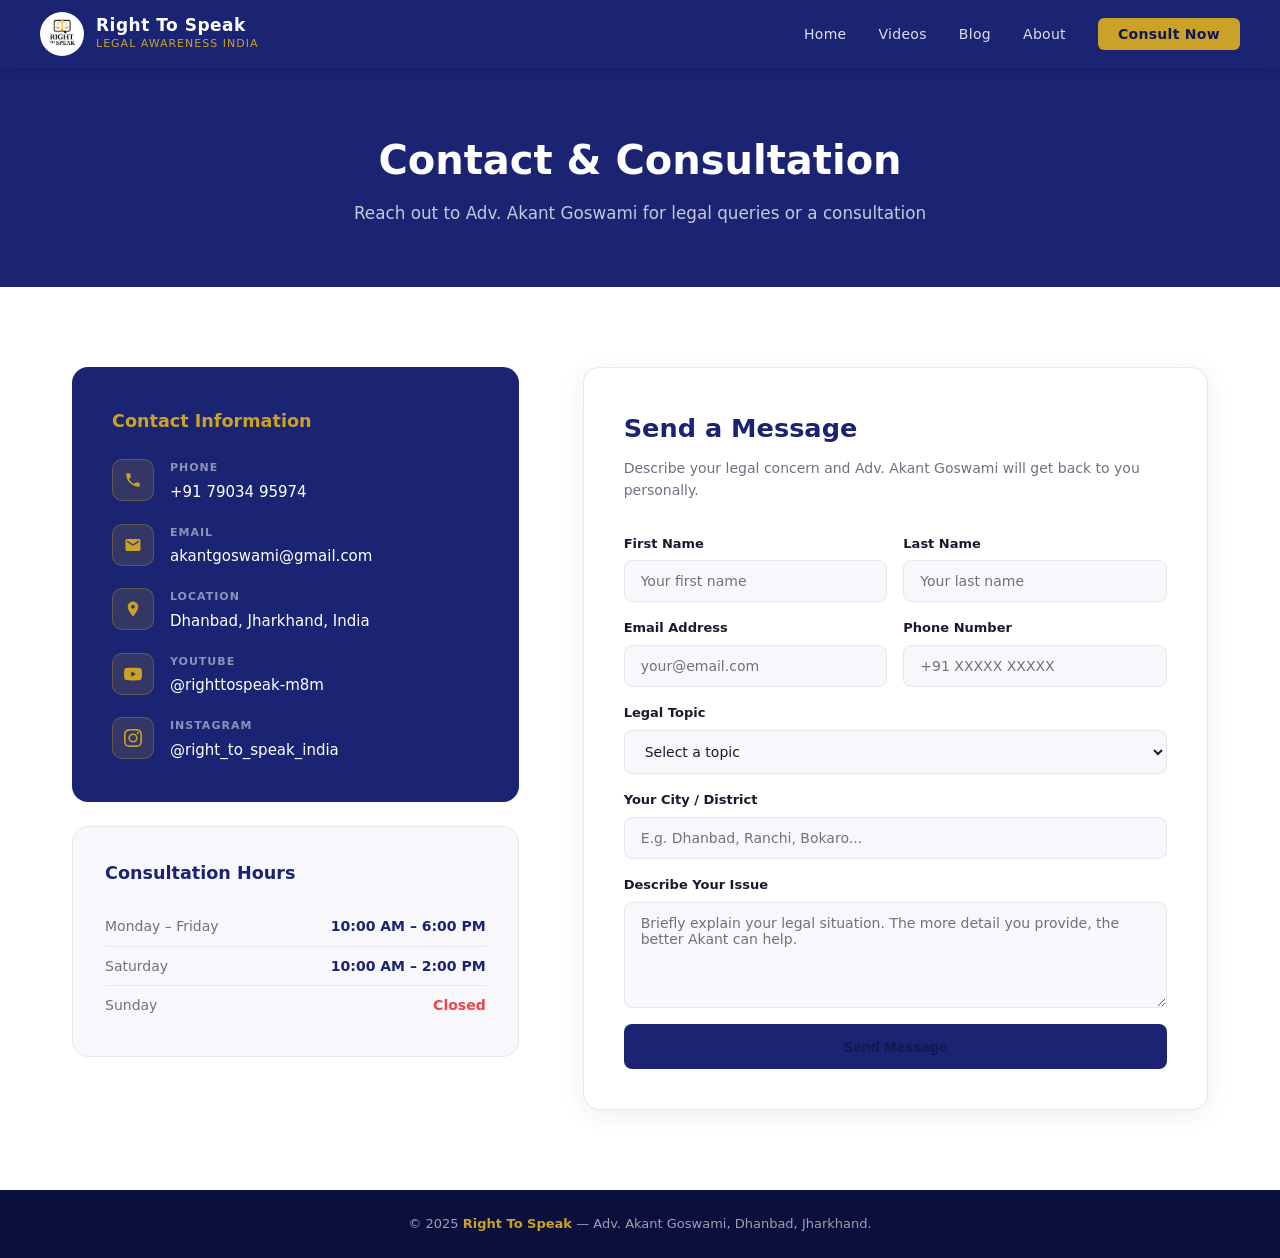
<file: contact.html>
<!DOCTYPE html>
<html lang="en">
<head>
  <meta charset="UTF-8">
  <meta name="viewport" content="width=device-width, initial-scale=1.0">
  <title>Contact — Right To Speak | Adv. Akant Goswami</title>
  <link rel="icon" href="assets/logo.png" type="image/png">
  <link rel="stylesheet" href="css/style.css">
  <style>
    .contact-page { max-width: 1200px; margin: 0 auto; padding: 80px 2rem; display: grid; grid-template-columns: 1fr 1.4fr; gap: 4rem; align-items: start; }

    .info-card { background: var(--navy); border-radius: 16px; padding: 2.5rem; color: var(--white); margin-bottom: 1.5rem; }
    .info-card h3 { color: var(--gold); font-size: 1.1rem; font-weight: 700; margin-bottom: 1.5rem; }
    .info-rows { display: flex; flex-direction: column; gap: 1.25rem; }
    .info-row { display: flex; align-items: flex-start; gap: 1rem; }
    .info-row-icon { width: 42px; height: 42px; background: rgba(201,162,39,0.15); border: 1px solid rgba(201,162,39,0.3); border-radius: 10px; display: flex; align-items: center; justify-content: center; flex-shrink: 0; }
    .info-row-icon svg { width: 18px; height: 18px; fill: var(--gold); }
    .info-row-label { font-size: 11px; font-weight: 600; color: rgba(255,255,255,0.5); text-transform: uppercase; letter-spacing: 1px; margin-bottom: 3px; }
    .info-row-value { font-size: 15px; color: var(--white); font-weight: 500; }
    .info-row-value a { color: var(--white); }
    .info-row-value a:hover { color: var(--gold); }

    .hours-card { background: var(--off-white); border-radius: 16px; padding: 2rem; border: 1px solid var(--border); }
    .hours-card h3 { color: var(--navy); font-size: 1.1rem; font-weight: 700; margin-bottom: 1.25rem; }
    .hours-row { display: flex; justify-content: space-between; align-items: center; padding: 8px 0; border-bottom: 1px solid var(--border); font-size: 14px; }
    .hours-row:last-child { border-bottom: none; }
    .hours-row .day { color: var(--text-muted); }
    .hours-row .time { font-weight: 600; color: var(--navy); }
    .hours-row .time.closed { color: #ef4444; }

    .form-card { background: var(--white); border: 1px solid var(--border); border-radius: 16px; padding: 2.5rem; box-shadow: 0 4px 24px rgba(27,36,114,0.08); }
    .form-card h2 { font-size: 1.6rem; font-weight: 800; color: var(--navy); margin-bottom: 0.5rem; }
    .form-card p { color: var(--text-muted); margin-bottom: 2rem; font-size: 14px; }
    .form-row { display: grid; grid-template-columns: 1fr 1fr; gap: 1rem; }
    .form-card .form-group label { color: var(--text-dark); }
    .form-card .form-group input,
    .form-card .form-group textarea,
    .form-card .form-group select { background: var(--off-white); border: 1px solid var(--border); color: var(--text-dark); }
    .form-card .form-group input::placeholder,
    .form-card .form-group textarea::placeholder { color: var(--text-muted); }
    .form-card .form-group input:focus,
    .form-card .form-group textarea:focus,
    .form-card .form-group select:focus { border-color: var(--navy); }
    .form-card .form-group select option { background: var(--white); color: var(--text-dark); }
    .form-card .form-group select { color: var(--text-dark); }
    .form-card .btn-submit { background: var(--navy); width: 100%; }
    .form-card .btn-submit:hover { background: var(--navy-light); }

    .success-msg { display: none; background: #d1fae5; border: 1px solid #6ee7b7; border-radius: 8px; padding: 1rem 1.25rem; color: #065f46; font-size: 14px; font-weight: 600; margin-top: 1rem; }

    @media (max-width: 768px) {
      .contact-page { grid-template-columns: 1fr; padding: 60px 1.5rem; }
      .form-row { grid-template-columns: 1fr; }
    }
  </style>
</head>
<body>

  <nav>
    <div class="nav-inner">
      <a href="index.html" class="nav-logo">
        <img src="assets/logo.png" alt="Right To Speak Logo" onerror="this.style.display='none'">
        <div class="nav-logo-text">
          <span class="brand">Right To Speak</span>
          <span class="tagline">Legal Awareness India</span>
        </div>
      </a>
      <ul class="nav-links">
        <li><a href="index.html">Home</a></li>
        <li><a href="videos.html">Videos</a></li>
        <li><a href="blog.html">Blog</a></li>
        <li><a href="about.html">About</a></li>
        <li><a href="contact.html" class="active nav-cta">Consult Now</a></li>
      </ul>
      <div class="hamburger"><span></span><span></span><span></span></div>
    </div>
  </nav>

  <div class="page-hero">
    <h1>Contact &amp; Consultation</h1>
    <p>Reach out to Adv. Akant Goswami for legal queries or a consultation</p>
  </div>

  <div class="contact-page">
    <div>
      <div class="info-card">
        <h3>Contact Information</h3>
        <div class="info-rows">
          <div class="info-row">
            <div class="info-row-icon">
              <svg viewBox="0 0 24 24"><path d="M6.6 10.8c1.4 2.8 3.8 5.1 6.6 6.6l2.2-2.2c.3-.3.7-.4 1-.2 1.1.4 2.3.6 3.6.6.6 0 1 .4 1 1V20c0 .6-.4 1-1 1-9.4 0-17-7.6-17-17 0-.6.4-1 1-1h3.5c.6 0 1 .4 1 1 0 1.3.2 2.5.6 3.6.1.3 0 .7-.2 1L6.6 10.8z"/></svg>
            </div>
            <div>
              <div class="info-row-label">Phone</div>
              <div class="info-row-value"><a href="tel:+917903495974">+91 79034 95974</a></div>
            </div>
          </div>
          <div class="info-row">
            <div class="info-row-icon">
              <svg viewBox="0 0 24 24"><path d="M20 4H4c-1.1 0-2 .9-2 2v12c0 1.1.9 2 2 2h16c1.1 0 2-.9 2-2V6c0-1.1-.9-2-2-2zm0 4l-8 5-8-5V6l8 5 8-5v2z"/></svg>
            </div>
            <div>
              <div class="info-row-label">Email</div>
              <div class="info-row-value"><a href="mailto:akantgoswami@gmail.com">akantgoswami@gmail.com</a></div>
            </div>
          </div>
          <div class="info-row">
            <div class="info-row-icon">
              <svg viewBox="0 0 24 24"><path d="M12 2C8.13 2 5 5.13 5 9c0 5.25 7 13 7 13s7-7.75 7-13c0-3.87-3.13-7-7-7zm0 9.5c-1.38 0-2.5-1.12-2.5-2.5s1.12-2.5 2.5-2.5 2.5 1.12 2.5 2.5-1.12 2.5-2.5 2.5z"/></svg>
            </div>
            <div>
              <div class="info-row-label">Location</div>
              <div class="info-row-value">Dhanbad, Jharkhand, India</div>
            </div>
          </div>
          <div class="info-row">
            <div class="info-row-icon">
              <svg viewBox="0 0 24 24"><path d="M23.5 6.2a3 3 0 0 0-2.1-2.1C19.5 3.5 12 3.5 12 3.5s-7.5 0-9.4.6A3 3 0 0 0 .5 6.2C0 8.1 0 12 0 12s0 3.9.5 5.8a3 3 0 0 0 2.1 2.1c1.9.6 9.4.6 9.4.6s7.5 0 9.4-.6a3 3 0 0 0 2.1-2.1C24 15.9 24 12 24 12s0-3.9-.5-5.8zM9.7 15.5V8.5l6.3 3.5-6.3 3.5z"/></svg>
            </div>
            <div>
              <div class="info-row-label">YouTube</div>
              <div class="info-row-value"><a href="https://youtube.com/@righttospeak-m8m" target="_blank">@righttospeak-m8m</a></div>
            </div>
          </div>
          <div class="info-row">
            <div class="info-row-icon">
              <svg viewBox="0 0 24 24"><path d="M12 2.163c3.204 0 3.584.012 4.85.07 3.252.148 4.771 1.691 4.919 4.919.058 1.265.069 1.645.069 4.849 0 3.205-.012 3.584-.069 4.849-.149 3.225-1.664 4.771-4.919 4.919-1.266.058-1.644.07-4.85.07-3.204 0-3.584-.012-4.849-.07-3.26-.149-4.771-1.699-4.919-4.92-.058-1.265-.07-1.644-.07-4.849 0-3.204.013-3.583.07-4.849.149-3.227 1.664-4.771 4.919-4.919 1.266-.057 1.645-.069 4.849-.069zM12 0C8.741 0 8.333.014 7.053.072 2.695.272.273 2.69.073 7.052.014 8.333 0 8.741 0 12c0 3.259.014 3.668.072 4.948.2 4.358 2.618 6.78 6.98 6.98C8.333 23.986 8.741 24 12 24c3.259 0 3.668-.014 4.948-.072 4.354-.2 6.782-2.618 6.979-6.98.059-1.28.073-1.689.073-4.948 0-3.259-.014-3.667-.072-4.947-.196-4.354-2.617-6.78-6.979-6.98C15.668.014 15.259 0 12 0zm0 5.838a6.162 6.162 0 1 0 0 12.324 6.162 6.162 0 0 0 0-12.324zM12 16a4 4 0 1 1 0-8 4 4 0 0 1 0 8zm6.406-11.845a1.44 1.44 0 1 0 0 2.881 1.44 1.44 0 0 0 0-2.881z"/></svg>
            </div>
            <div>
              <div class="info-row-label">Instagram</div>
              <div class="info-row-value"><a href="https://www.instagram.com/right_to_speak_india" target="_blank">@right_to_speak_india</a></div>
            </div>
          </div>
        </div>
      </div>

      <div class="hours-card">
        <h3>Consultation Hours</h3>
        <div class="hours-row"><span class="day">Monday – Friday</span><span class="time">10:00 AM – 6:00 PM</span></div>
        <div class="hours-row"><span class="day">Saturday</span><span class="time">10:00 AM – 2:00 PM</span></div>
        <div class="hours-row"><span class="day">Sunday</span><span class="time closed">Closed</span></div>
      </div>
    </div>

    <div class="form-card">
      <h2>Send a Message</h2>
      <p>Describe your legal concern and Adv. Akant Goswami will get back to you personally.</p>
      <form id="contact-form" class="contact-form" style="gap:1rem;">
        <div class="form-row">
          <div class="form-group">
            <label for="fname">First Name</label>
            <input type="text" id="fname" placeholder="Your first name" required>
          </div>
          <div class="form-group">
            <label for="lname">Last Name</label>
            <input type="text" id="lname" placeholder="Your last name">
          </div>
        </div>
        <div class="form-row">
          <div class="form-group">
            <label for="email">Email Address</label>
            <input type="email" id="email" placeholder="your@email.com">
          </div>
          <div class="form-group">
            <label for="phone">Phone Number</label>
            <input type="tel" id="phone" placeholder="+91 XXXXX XXXXX" required>
          </div>
        </div>
        <div class="form-group">
          <label for="topic">Legal Topic</label>
          <select id="topic" required>
            <option value="">Select a topic</option>
            <option>Criminal Law</option>
            <option>Consumer Rights</option>
            <option>Family Law (Divorce / Maintenance)</option>
            <option>Property Dispute</option>
            <option>Constitutional Rights / RTI</option>
            <option>Labour &amp; Employment</option>
            <option>Other</option>
          </select>
        </div>
        <div class="form-group">
          <label for="city">Your City / District</label>
          <input type="text" id="city" placeholder="E.g. Dhanbad, Ranchi, Bokaro...">
        </div>
        <div class="form-group">
          <label for="message">Describe Your Issue</label>
          <textarea id="message" rows="5" placeholder="Briefly explain your legal situation. The more detail you provide, the better Akant can help." required></textarea>
        </div>
        <button type="submit" class="btn-submit">Send Message</button>
        <div class="success-msg" id="success-msg">
          ✓ Your message has been sent! Adv. Akant Goswami will contact you shortly.
        </div>
      </form>
    </div>
  </div>

  <footer>
    <p>&copy; 2025 <strong>Right To Speak</strong> — Adv. Akant Goswami, Dhanbad, Jharkhand.</p>
  </footer>

  <script src="js/main.js"></script>
  <script>
    document.getElementById('contact-form').addEventListener('submit', function(e) {
      e.preventDefault();
      const btn = this.querySelector('.btn-submit');
      btn.textContent = 'Sending...';
      btn.disabled = true;
      setTimeout(() => {
        btn.textContent = 'Send Message';
        btn.disabled = false;
        this.reset();
        const msg = document.getElementById('success-msg');
        msg.style.display = 'block';
        setTimeout(() => msg.style.display = 'none', 5000);
      }, 1200);
    });
  </script>
</body>
</html>
</file>
<file: css/style.css>
:root {
  --navy: #1B2472;
  --navy-dark: #111852;
  --navy-light: #2a3590;
  --gold: #C9A227;
  --gold-light: #e8c250;
  --gold-dark: #a07d10;
  --white: #ffffff;
  --off-white: #f8f8fc;
  --text-dark: #1a1a2e;
  --text-muted: #6b7280;
  --border: #e5e7eb;
  --shadow: 0 4px 24px rgba(27,36,114,0.10);
}

* { margin: 0; padding: 0; box-sizing: border-box; }

body {
  font-family: 'Segoe UI', system-ui, sans-serif;
  color: var(--text-dark);
  background: var(--white);
  line-height: 1.6;
}

a { text-decoration: none; color: inherit; }

/* NAV */
nav {
  background: var(--navy);
  padding: 0 2rem;
  position: sticky;
  top: 0;
  z-index: 100;
  box-shadow: 0 2px 12px rgba(0,0,0,0.2);
}

.nav-inner {
  max-width: 1200px;
  margin: 0 auto;
  display: flex;
  align-items: center;
  justify-content: space-between;
  height: 68px;
}

.nav-logo {
  display: flex;
  align-items: center;
  gap: 12px;
}

.nav-logo img {
  height: 44px;
  width: 44px;
  object-fit: contain;
  border-radius: 50%;
}

.nav-logo-text {
  display: flex;
  flex-direction: column;
}

.nav-logo-text .brand {
  color: var(--white);
  font-size: 17px;
  font-weight: 700;
  letter-spacing: 0.5px;
  line-height: 1.2;
}

.nav-logo-text .tagline {
  color: var(--gold);
  font-size: 11px;
  letter-spacing: 1px;
  text-transform: uppercase;
}

.nav-links {
  display: flex;
  gap: 2rem;
  list-style: none;
}

.nav-links a {
  color: rgba(255,255,255,0.85);
  font-size: 14px;
  font-weight: 500;
  letter-spacing: 0.3px;
  padding: 4px 0;
  border-bottom: 2px solid transparent;
  transition: color 0.2s, border-color 0.2s;
}

.nav-links a:hover,
.nav-links a.active {
  color: var(--gold);
  border-bottom-color: var(--gold);
}

.nav-cta {
  background: var(--gold);
  color: var(--navy-dark) !important;
  padding: 8px 20px !important;
  border-radius: 6px;
  font-weight: 600 !important;
  border-bottom: none !important;
  transition: background 0.2s !important;
}

.nav-cta:hover { background: var(--gold-light) !important; }

.hamburger {
  display: none;
  flex-direction: column;
  gap: 5px;
  cursor: pointer;
  padding: 4px;
}

.hamburger span {
  width: 24px;
  height: 2px;
  background: var(--white);
  border-radius: 2px;
  transition: 0.3s;
}

/* HERO */
.hero {
  background: linear-gradient(135deg, var(--navy-dark) 0%, var(--navy) 60%, var(--navy-light) 100%);
  color: var(--white);
  padding: 100px 2rem 80px;
  position: relative;
  overflow: hidden;
}

.hero::before {
  content: '';
  position: absolute;
  top: -60px; right: -60px;
  width: 400px; height: 400px;
  border-radius: 50%;
  background: rgba(201,162,39,0.08);
  pointer-events: none;
}

.hero-inner {
  max-width: 1200px;
  margin: 0 auto;
  display: grid;
  grid-template-columns: 1fr 1fr;
  gap: 4rem;
  align-items: center;
}

.hero-badge {
  display: inline-block;
  background: rgba(201,162,39,0.2);
  color: var(--gold);
  border: 1px solid rgba(201,162,39,0.4);
  padding: 6px 16px;
  border-radius: 20px;
  font-size: 12px;
  font-weight: 600;
  letter-spacing: 1px;
  text-transform: uppercase;
  margin-bottom: 1.5rem;
}

.hero h1 {
  font-size: 3rem;
  font-weight: 800;
  line-height: 1.15;
  margin-bottom: 1.25rem;
}

.hero h1 span { color: var(--gold); }

.hero p {
  font-size: 1.1rem;
  color: rgba(255,255,255,0.8);
  margin-bottom: 2.5rem;
  max-width: 480px;
}

.hero-buttons {
  display: flex;
  gap: 1rem;
  flex-wrap: wrap;
}

.btn-primary {
  background: var(--gold);
  color: var(--navy-dark);
  padding: 14px 32px;
  border-radius: 8px;
  font-weight: 700;
  font-size: 15px;
  transition: background 0.2s, transform 0.1s;
  display: inline-flex;
  align-items: center;
  gap: 8px;
}

.btn-primary:hover { background: var(--gold-light); transform: translateY(-1px); }

.btn-outline {
  background: transparent;
  color: var(--white);
  padding: 14px 32px;
  border-radius: 8px;
  font-weight: 600;
  font-size: 15px;
  border: 2px solid rgba(255,255,255,0.4);
  transition: border-color 0.2s, transform 0.1s;
  display: inline-flex;
  align-items: center;
  gap: 8px;
}

.btn-outline:hover { border-color: var(--white); transform: translateY(-1px); }

.hero-stats {
  background: rgba(255,255,255,0.08);
  border: 1px solid rgba(255,255,255,0.15);
  border-radius: 16px;
  padding: 2.5rem;
  display: grid;
  grid-template-columns: 1fr 1fr;
  gap: 2rem;
  backdrop-filter: blur(10px);
}

.stat-item { text-align: center; }

.stat-number {
  font-size: 2.2rem;
  font-weight: 800;
  color: var(--gold);
  line-height: 1;
  margin-bottom: 4px;
}

.stat-label {
  font-size: 13px;
  color: rgba(255,255,255,0.7);
  font-weight: 500;
}

/* SECTIONS */
section { padding: 80px 2rem; }

.section-inner { max-width: 1200px; margin: 0 auto; }

.section-header {
  text-align: center;
  margin-bottom: 3rem;
}

.section-eyebrow {
  display: inline-block;
  color: var(--gold-dark);
  font-size: 12px;
  font-weight: 700;
  letter-spacing: 1.5px;
  text-transform: uppercase;
  margin-bottom: 0.75rem;
}

.section-header h2 {
  font-size: 2.2rem;
  font-weight: 800;
  color: var(--navy);
  margin-bottom: 1rem;
}

.section-header p {
  font-size: 1.05rem;
  color: var(--text-muted);
  max-width: 560px;
  margin: 0 auto;
}

/* CATEGORIES */
.category-tabs {
  display: flex;
  gap: 10px;
  flex-wrap: wrap;
  justify-content: center;
  margin-bottom: 2.5rem;
}

.cat-btn {
  padding: 8px 20px;
  border-radius: 24px;
  font-size: 13px;
  font-weight: 600;
  cursor: pointer;
  border: 2px solid var(--navy);
  background: transparent;
  color: var(--navy);
  transition: all 0.2s;
}

.cat-btn:hover,
.cat-btn.active {
  background: var(--navy);
  color: var(--white);
}

/* VIDEO GRID */
.video-grid {
  display: grid;
  grid-template-columns: repeat(auto-fill, minmax(300px, 1fr));
  gap: 1.5rem;
}

.video-card {
  background: var(--white);
  border-radius: 12px;
  overflow: hidden;
  border: 1px solid var(--border);
  transition: box-shadow 0.2s, transform 0.2s;
}

.video-card:hover {
  box-shadow: var(--shadow);
  transform: translateY(-3px);
}

.video-thumb {
  position: relative;
  padding-bottom: 56.25%;
  background: var(--navy);
  overflow: hidden;
}

.video-thumb img {
  position: absolute;
  top: 0; left: 0;
  width: 100%; height: 100%;
  object-fit: cover;
}

.play-btn {
  position: absolute;
  top: 50%; left: 50%;
  transform: translate(-50%, -50%);
  width: 52px; height: 52px;
  background: rgba(201,162,39,0.92);
  border-radius: 50%;
  display: flex;
  align-items: center;
  justify-content: center;
  transition: background 0.2s, transform 0.2s;
}

.video-card:hover .play-btn {
  background: var(--gold);
  transform: translate(-50%, -50%) scale(1.1);
}

.play-btn svg { width: 20px; height: 20px; fill: var(--navy-dark); margin-left: 3px; }

.video-cat-badge {
  position: absolute;
  bottom: 10px; left: 10px;
  background: var(--navy);
  color: var(--gold);
  font-size: 11px;
  font-weight: 700;
  padding: 3px 10px;
  border-radius: 12px;
  letter-spacing: 0.5px;
}

.video-info { padding: 1rem 1.1rem 1.2rem; }

.video-title {
  font-size: 14px;
  font-weight: 600;
  color: var(--text-dark);
  margin-bottom: 6px;
  line-height: 1.4;
  display: -webkit-box;
  -webkit-line-clamp: 2;
  -webkit-box-orient: vertical;
  overflow: hidden;
}

.video-date {
  font-size: 12px;
  color: var(--text-muted);
}

.video-loading {
  grid-column: 1/-1;
  text-align: center;
  padding: 3rem;
  color: var(--text-muted);
}

.spinner {
  width: 36px; height: 36px;
  border: 3px solid var(--border);
  border-top-color: var(--navy);
  border-radius: 50%;
  animation: spin 0.8s linear infinite;
  margin: 0 auto 1rem;
}

@keyframes spin { to { transform: rotate(360deg); } }

.load-more-wrap { text-align: center; margin-top: 2.5rem; }

/* ABOUT STRIP */
.about-strip {
  background: var(--off-white);
  padding: 80px 2rem;
}

.about-inner {
  max-width: 1200px;
  margin: 0 auto;
  display: grid;
  grid-template-columns: 1fr 2fr;
  gap: 4rem;
  align-items: center;
}

.about-avatar {
  width: 100%;
  max-width: 280px;
  aspect-ratio: 1;
  border-radius: 16px;
  background: var(--navy);
  display: flex;
  align-items: center;
  justify-content: center;
  font-size: 80px;
  font-weight: 800;
  color: var(--gold);
  letter-spacing: -2px;
  margin: 0 auto;
}

.about-content .eyebrow {
  color: var(--gold-dark);
  font-size: 12px;
  font-weight: 700;
  letter-spacing: 1.5px;
  text-transform: uppercase;
  margin-bottom: 0.75rem;
}

.about-content h2 {
  font-size: 2rem;
  font-weight: 800;
  color: var(--navy);
  margin-bottom: 1rem;
}

.about-content p {
  color: var(--text-muted);
  margin-bottom: 1rem;
  font-size: 1.05rem;
}

.about-tags {
  display: flex;
  flex-wrap: wrap;
  gap: 8px;
  margin: 1.5rem 0 2rem;
}

.tag {
  background: var(--navy);
  color: var(--gold);
  padding: 5px 14px;
  border-radius: 20px;
  font-size: 12px;
  font-weight: 600;
}

/* CONTACT */
.contact-section { background: var(--navy); color: var(--white); padding: 80px 2rem; }

.contact-inner {
  max-width: 1200px;
  margin: 0 auto;
  display: grid;
  grid-template-columns: 1fr 1fr;
  gap: 4rem;
  align-items: start;
}

.contact-info .section-eyebrow { color: var(--gold); }
.contact-info h2 { font-size: 2rem; font-weight: 800; color: var(--white); margin-bottom: 1rem; }
.contact-info p { color: rgba(255,255,255,0.75); margin-bottom: 2rem; }

.contact-items { display: flex; flex-direction: column; gap: 1.2rem; }

.contact-item {
  display: flex;
  align-items: center;
  gap: 1rem;
}

.contact-icon {
  width: 44px; height: 44px;
  background: rgba(201,162,39,0.15);
  border: 1px solid rgba(201,162,39,0.3);
  border-radius: 10px;
  display: flex;
  align-items: center;
  justify-content: center;
  flex-shrink: 0;
}

.contact-icon svg { width: 20px; height: 20px; fill: var(--gold); }

.contact-item-text .label {
  font-size: 11px;
  font-weight: 600;
  color: rgba(255,255,255,0.5);
  text-transform: uppercase;
  letter-spacing: 1px;
}

.contact-item-text .value {
  font-size: 15px;
  color: var(--white);
  font-weight: 500;
}

.contact-form { display: flex; flex-direction: column; gap: 1rem; }

.form-group { display: flex; flex-direction: column; gap: 6px; }

.form-group label {
  font-size: 13px;
  font-weight: 600;
  color: rgba(255,255,255,0.8);
}

.form-group input,
.form-group textarea,
.form-group select {
  background: rgba(255,255,255,0.1);
  border: 1px solid rgba(255,255,255,0.2);
  border-radius: 8px;
  padding: 12px 16px;
  color: var(--white);
  font-size: 14px;
  font-family: inherit;
  transition: border-color 0.2s;
  outline: none;
}

.form-group input::placeholder,
.form-group textarea::placeholder { color: rgba(255,255,255,0.4); }

.form-group input:focus,
.form-group textarea:focus,
.form-group select:focus { border-color: var(--gold); }

.form-group select option { background: var(--navy-dark); color: var(--white); }

.form-group textarea { resize: vertical; min-height: 100px; }

.btn-submit {
  background: var(--gold);
  color: var(--navy-dark);
  border: none;
  padding: 14px;
  border-radius: 8px;
  font-weight: 700;
  font-size: 15px;
  cursor: pointer;
  transition: background 0.2s;
}

.btn-submit:hover { background: var(--gold-light); }

/* SOCIAL */
.social-bar {
  background: var(--navy-dark);
  padding: 1rem 2rem;
}

.social-inner {
  max-width: 1200px;
  margin: 0 auto;
  display: flex;
  align-items: center;
  gap: 1rem;
}

.social-inner span { color: rgba(255,255,255,0.6); font-size: 13px; }

.social-link {
  display: flex;
  align-items: center;
  gap: 6px;
  color: rgba(255,255,255,0.85);
  font-size: 13px;
  font-weight: 500;
  padding: 6px 14px;
  border-radius: 6px;
  border: 1px solid rgba(255,255,255,0.15);
  transition: border-color 0.2s, color 0.2s;
}

.social-link:hover { border-color: var(--gold); color: var(--gold); }

.social-link svg { width: 16px; height: 16px; fill: currentColor; }

/* FOOTER */
footer {
  background: #0b0f3b;
  color: rgba(255,255,255,0.6);
  text-align: center;
  padding: 1.5rem 2rem;
  font-size: 13px;
}

footer strong { color: var(--gold); }

/* PAGE HERO (inner pages) */
.page-hero {
  background: var(--navy);
  color: var(--white);
  padding: 60px 2rem;
  text-align: center;
}

.page-hero h1 { font-size: 2.5rem; font-weight: 800; margin-bottom: 0.5rem; }
.page-hero p { color: rgba(255,255,255,0.75); font-size: 1.05rem; }

/* RESPONSIVE */
@media (max-width: 768px) {
  .nav-links { display: none; flex-direction: column; position: absolute; top: 68px; left: 0; right: 0; background: var(--navy-dark); padding: 1rem 2rem; gap: 0; }
  .nav-links.open { display: flex; }
  .nav-links li { border-bottom: 1px solid rgba(255,255,255,0.1); }
  .nav-links a { display: block; padding: 12px 0; }
  .nav-cta { display: none; }
  .hamburger { display: flex; }
  nav { position: relative; }

  .hero-inner { grid-template-columns: 1fr; gap: 2rem; }
  .hero { padding: 60px 1.5rem 50px; }
  .hero h1 { font-size: 2rem; }
  .hero-stats { grid-template-columns: 1fr 1fr; }

  .about-inner { grid-template-columns: 1fr; }
  .contact-inner { grid-template-columns: 1fr; }

  .section-header h2 { font-size: 1.7rem; }
  section { padding: 60px 1.5rem; }
}
</file>
